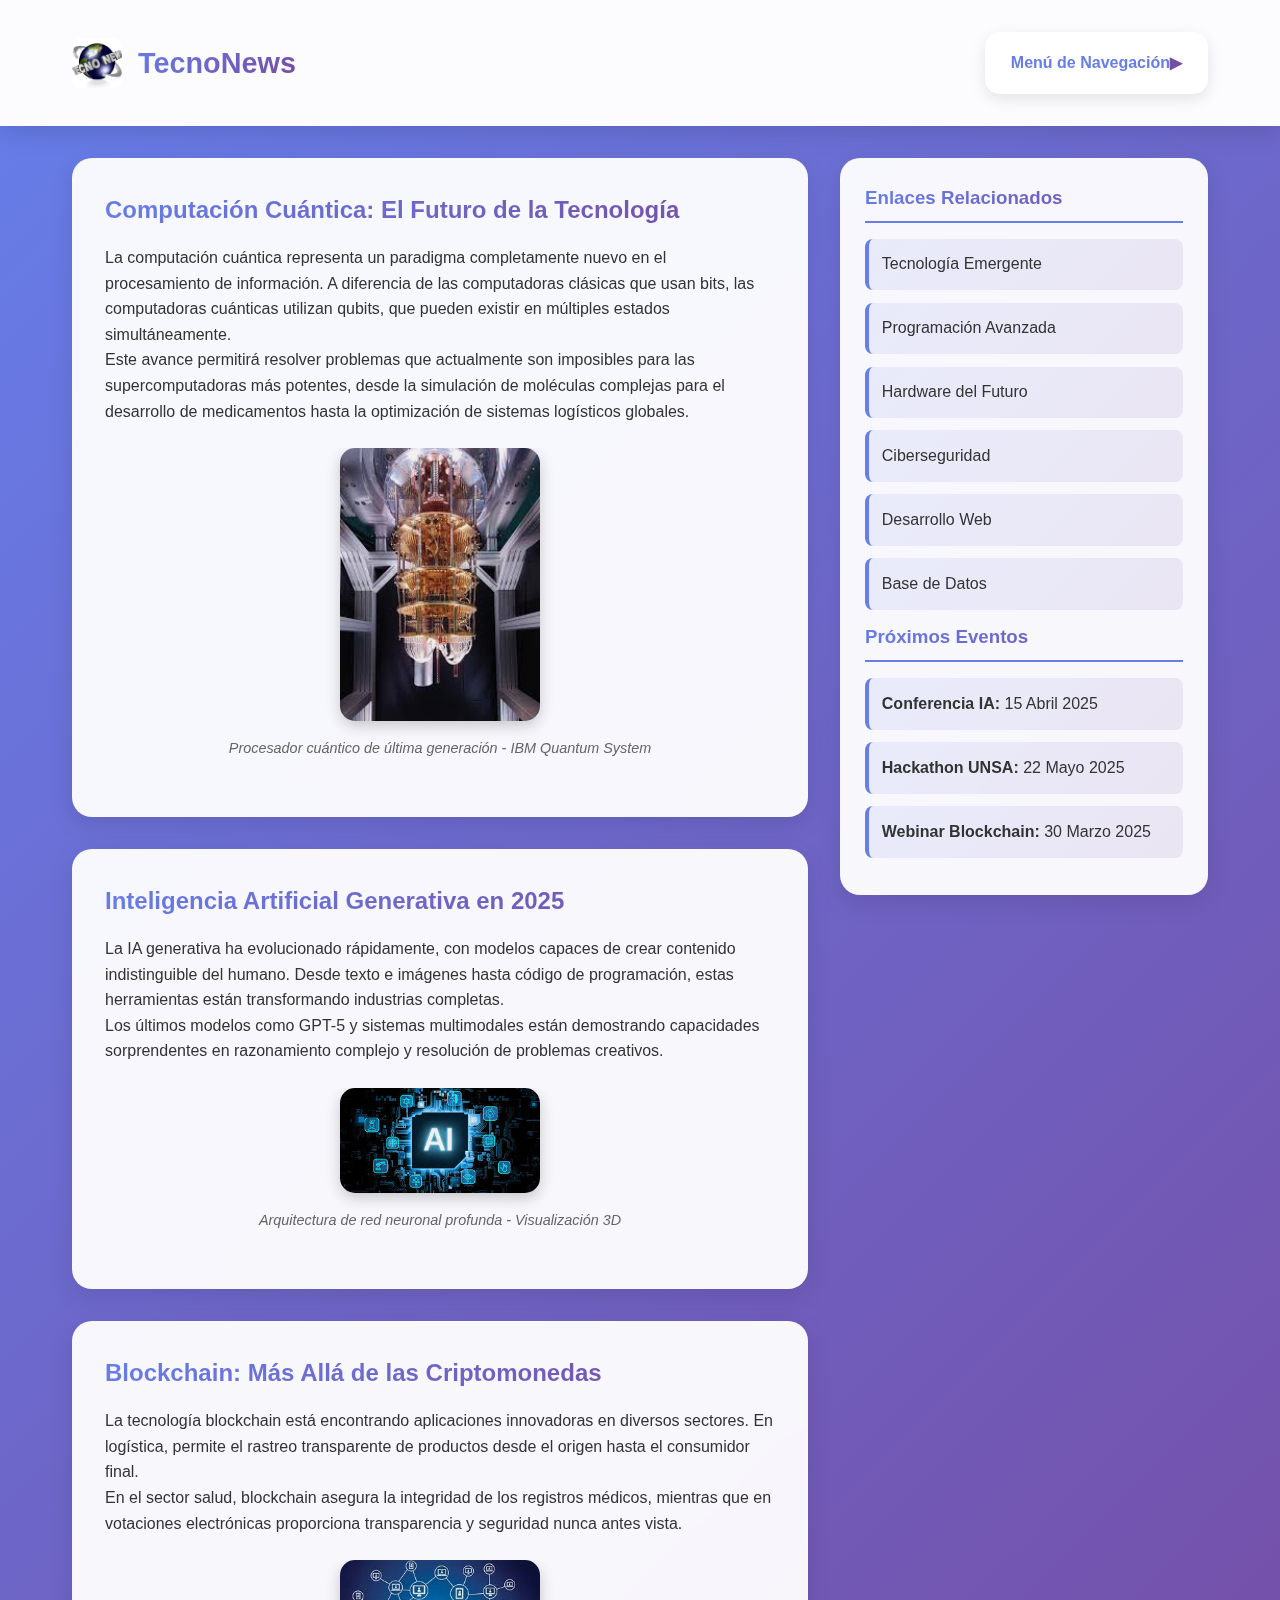
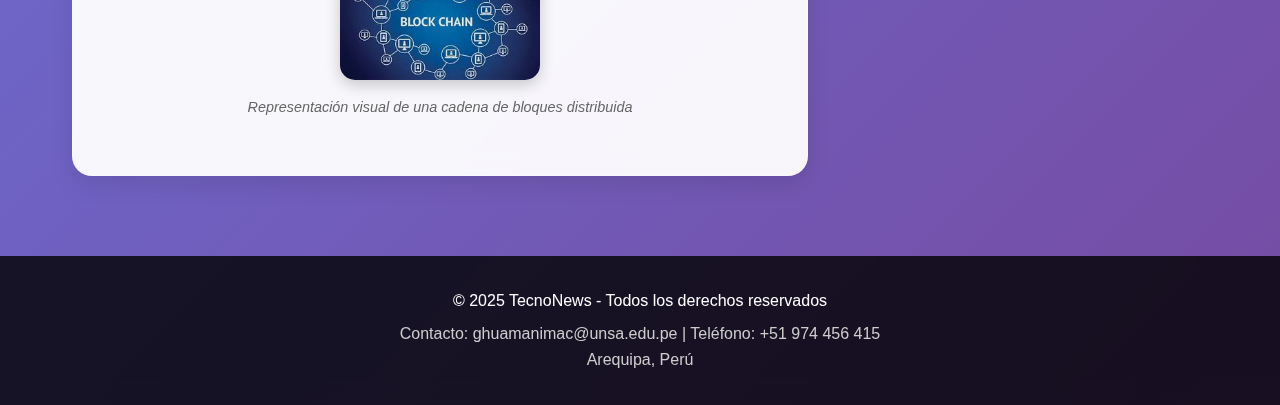
<file: index.html>
<!DOCTYPE html>
<html lang="es">
<head>
    <meta charset="UTF-8">
    <meta name="viewport" content="width=device-width, initial-scale=1.0">
    <title>TecnoNews - Inicio</title>
    <link rel="stylesheet" href="styles/style.css">
</head>
<body>
    <header>
        <div class="header-content">
            <div class="logo">
                <img src="images/logo.png" alt="Logo TecnoNews" width="100">
                <h1>TecnoNews</h1>
            </div>
            <nav>
                <details>
                    <summary>Menú de Navegación</summary>
                    <ul>
                        <li><a href="index.html">Inicio</a></li>
                        <li><a href="noticias.html">Noticias</a></li>
                        <li><a href="#contacto">Contacto</a></li>
                    </ul>
                </details>
            </nav>
        </div>
    </header>

    <div class="container">
        <main>
            <article>
                <h2>Computación Cuántica: El Futuro de la Tecnología</h2>
                <p>La computación cuántica representa un paradigma completamente nuevo en el procesamiento de información. A diferencia de las computadoras clásicas que usan bits, las computadoras cuánticas utilizan qubits, que pueden existir en múltiples estados simultáneamente.</p>
                <p>Este avance permitirá resolver problemas que actualmente son imposibles para las supercomputadoras más potentes, desde la simulación de moléculas complejas para el desarrollo de medicamentos hasta la optimización de sistemas logísticos globales.</p>
                <figure>
                    <img src="images/quantum.jpg" alt="Computadora cuántica moderna" width="200">
                    <figcaption>Procesador cuántico de última generación - IBM Quantum System</figcaption>
                </figure>
            </article>

            <article>
                <h2>Inteligencia Artificial Generativa en 2025</h2>
                <p>La IA generativa ha evolucionado rápidamente, con modelos capaces de crear contenido indistinguible del humano. Desde texto e imágenes hasta código de programación, estas herramientas están transformando industrias completas.</p>
                <p>Los últimos modelos como GPT-5 y sistemas multimodales están demostrando capacidades sorprendentes en razonamiento complejo y resolución de problemas creativos.</p>
                <figure>
                    <img src="images/ia.jpg" alt="Red neuronal artificial" width="200">
                    <figcaption>Arquitectura de red neuronal profunda - Visualización 3D</figcaption>
                </figure>
            </article>

            <article>
                <h2>Blockchain: Más Allá de las Criptomonedas</h2>
                <p>La tecnología blockchain está encontrando aplicaciones innovadoras en diversos sectores. En logística, permite el rastreo transparente de productos desde el origen hasta el consumidor final.</p>
                <p>En el sector salud, blockchain asegura la integridad de los registros médicos, mientras que en votaciones electrónicas proporciona transparencia y seguridad nunca antes vista.</p>
                <figure>
                    <img src="images/blockchain.jpg" alt="Cadena de bloques" width="200">
                    <figcaption>Representación visual de una cadena de bloques distribuida</figcaption>
                </figure>
            </article>
        </main>

        <aside>
            <h3>Enlaces Relacionados</h3>
            <ul>
                <li><a href="#">Tecnología Emergente</a></li>
                <li><a href="#">Programación Avanzada</a></li>
                <li><a href="#">Hardware del Futuro</a></li>
                <li><a href="#">Ciberseguridad</a></li>
                <li><a href="#">Desarrollo Web</a></li>
                <li><a href="#">Base de Datos</a></li>
            </ul>

            <h3>Próximos Eventos</h3>
            <ul>
                <li><strong>Conferencia IA:</strong> 15 Abril 2025</li>
                <li><strong>Hackathon UNSA:</strong> 22 Mayo 2025</li>
                <li><strong>Webinar Blockchain:</strong> 30 Marzo 2025</li>
            </ul>
        </aside>
    </div>

    <footer id="contacto">
        <p>&copy; 2025 TecnoNews - Todos los derechos reservados</p>
        <address>
            Contacto: ghuamanimac@unsa.edu.pe | Teléfono: +51 974 456 415<br>
            Arequipa, Perú
        </address>
    </footer>
</body>
</html>
</file>
<file: styles/style.css>
/* Reset y estilos generales */
* {
    margin: 0;
    padding: 0;
    box-sizing: border-box;
}

body {
    font-family: 'Segoe UI', Tahoma, Geneva, Verdana, sans-serif;
    line-height: 1.6;
    color: #333;
    background: linear-gradient(135deg, #667eea 0%, #764ba2 100%);
    min-height: 100vh;
}

/* Header */
header {
    background: rgba(255, 255, 255, 0.95);
    backdrop-filter: blur(10px);
    color: #333;
    padding: 1rem 0;
    box-shadow: 0 2px 20px rgba(0,0,0,0.1);
    position: sticky;
    top: 0;
    z-index: 1000;
    transition: all 0.3s ease;
}

header:hover {
    background: rgba(255, 255, 255, 0.98);
    box-shadow: 0 4px 25px rgba(0,0,0,0.15);
}

.header-content {
    max-width: 1200px;
    margin: 0 auto;
    display: flex;
    justify-content: space-between;
    align-items: center;
    padding: 0 2rem;
}

.logo {
    display: flex;
    align-items: center;
    gap: 1rem;
    transition: transform 0.3s ease;
}

.logo:hover {
    transform: scale(1.05);
}

.logo img {
    width: 50px;
    height: 50px;
    border-radius: 8px;
    transition: all 0.3s ease;
}

.logo:hover img {
    transform: rotate(5deg);
}

.logo h1 {
    font-size: 1.8rem;
    font-weight: 700;
    background: linear-gradient(135deg, #667eea, #764ba2);
    -webkit-background-clip: text;
    -webkit-text-fill-color: transparent;
}

/* Navegación */
nav ul {
    list-style: none;
    display: flex;
    gap: 2rem;
}

nav a {
    color: #333;
    text-decoration: none;
    font-weight: 500;
    transition: all 0.3s ease;
    padding: 0.5rem 1rem;
    border-radius: 25px;
    position: relative;
    overflow: hidden;
}

nav a::before {
    content: '';
    position: absolute;
    top: 0;
    left: -100%;
    width: 100%;
    height: 100%;
    background: linear-gradient(135deg, #667eea, #764ba2);
    transition: left 0.3s ease;
    z-index: -1;
}

nav a:hover::before {
    left: 0;
}

nav a:hover {
    color: white;
    transform: translateY(-2px);
}

/* Menú interactivo */
details {
    background: rgba(255, 255, 255, 0.9);
    border-radius: 15px;
    margin: 1rem 0;
    box-shadow: 0 5px 15px rgba(0,0,0,0.1);
    transition: all 0.3s ease;
    border: 2px solid transparent;
}

details:hover {
    transform: translateY(-3px);
    box-shadow: 0 8px 25px rgba(0,0,0,0.15);
    border-color: #667eea;
}

summary {
    padding: 1rem 1.5rem;
    cursor: pointer;
    font-weight: 600;
    color: #667eea;
    list-style: none;
    transition: all 0.3s ease;
}

summary:hover {
    background: rgba(102, 126, 234, 0.1);
    border-radius: 15px;
}

summary::-webkit-details-marker {
    display: none;
}

summary:after {
    content: '▶';
    float: right;
    transition: transform 0.3s ease;
    color: #764ba2;
}

details[open] summary:after {
    transform: rotate(90deg);
}

details ul {
    padding: 0 1.5rem 1.5rem 1.5rem;
    animation: slideDown 0.3s ease;
}

@keyframes slideDown {
    from {
        opacity: 0;
        transform: translateY(-10px);
    }
    to {
        opacity: 1;
        transform: translateY(0);
    }
}

details li {
    margin: 0.5rem 0;
    transition: transform 0.2s ease;
}

details li:hover {
    transform: translateX(5px);
}

/* Layout principal */
.container {
    max-width: 1200px;
    margin: 2rem auto;
    padding: 0 2rem;
    display: grid;
    grid-template-columns: 2fr 1fr;
    gap: 2rem;
}

/* Artículos */
article {
    background: rgba(255, 255, 255, 0.95);
    border-radius: 20px;
    padding: 2rem;
    margin-bottom: 2rem;
    box-shadow: 0 8px 25px rgba(0,0,0,0.1);
    transition: all 0.3s ease;
    border: 1px solid rgba(255, 255, 255, 0.2);
    backdrop-filter: blur(10px);
}

article:hover {
    transform: translateY(-10px);
    box-shadow: 0 15px 40px rgba(0,0,0,0.2);
}

article h2 {
    background: linear-gradient(135deg, #667eea, #764ba2);
    -webkit-background-clip: text;
    -webkit-text-fill-color: transparent;
    margin-bottom: 1rem;
    font-size: 1.5rem;
    transition: all 0.3s ease;
}

article:hover h2 {
    transform: translateX(10px);
}

article h3 {
    color: #333;
    margin-bottom: 0.5rem;
}

/* Figuras */
figure {
    margin: 1.5rem 0;
    text-align: center;
    position: relative;
    overflow: hidden;
    border-radius: 15px;
}

figure img {
    max-width: 100%;
    height: auto;
    border-radius: 15px;
    box-shadow: 0 5px 15px rgba(0,0,0,0.2);
    transition: all 0.3s ease;
    filter: brightness(0.95);
}

figure:hover img {
    transform: scale(1.03);
    filter: brightness(1);
    box-shadow: 0 10px 25px rgba(0,0,0,0.3);
}

figcaption {
    font-style: italic;
    color: #666;
    margin-top: 0.5rem;
    font-size: 0.9rem;
    transition: all 0.3s ease;
}

figure:hover figcaption {
    color: #667eea;
    transform: translateY(-2px);
}

/* Aside */
aside {
    background: rgba(255, 255, 255, 0.95);
    border-radius: 20px;
    padding: 1.5rem;
    box-shadow: 0 8px 25px rgba(0,0,0,0.1);
    height: fit-content;
    backdrop-filter: blur(10px);
    border: 1px solid rgba(255, 255, 255, 0.2);
    transition: all 0.3s ease;
}

aside:hover {
    transform: translateY(-5px);
    box-shadow: 0 12px 30px rgba(0,0,0,0.15);
}

aside h3 {
    background: linear-gradient(135deg, #667eea, #764ba2);
    -webkit-background-clip: text;
    -webkit-text-fill-color: transparent;
    margin-bottom: 1rem;
    border-bottom: 2px solid #667eea;
    padding-bottom: 0.5rem;
    transition: all 0.3s ease;
}

aside:hover h3 {
    transform: translateX(5px);
}

aside ul {
    list-style: none;
}

aside li {
    margin: 0.8rem 0;
    padding: 0.8rem;
    border-left: 4px solid #667eea;
    background: linear-gradient(135deg, rgba(102, 126, 234, 0.1), rgba(118, 75, 162, 0.1));
    border-radius: 8px;
    transition: all 0.3s ease;
}

aside li:hover {
    transform: translateX(5px);
    background: linear-gradient(135deg, rgba(102, 126, 234, 0.2), rgba(118, 75, 162, 0.2));
    border-left-color: #764ba2;
}

aside a {
    color: #333;
    text-decoration: none;
    transition: color 0.3s ease;
    display: block;
}

aside a:hover {
    color: #667eea;
}

/* Secciones de noticias */
section {
    margin-bottom: 3rem;
}

section h2 {
    color: white;
    border-bottom: 3px solid rgba(255, 255, 255, 0.3);
    padding-bottom: 0.5rem;
    margin-bottom: 1.5rem;
    font-size: 1.8rem;
    text-shadow: 2px 2px 4px rgba(0,0,0,0.3);
}

/* Time */
time {
    color: #666;
    font-size: 0.9rem;
    font-weight: 500;
    background: rgba(102, 126, 234, 0.1);
    padding: 0.3rem 0.8rem;
    border-radius: 15px;
    transition: all 0.3s ease;
}

time:hover {
    background: rgba(102, 126, 234, 0.2);
    transform: scale(1.05);
}

/* Footer */
footer {
    background: rgba(0, 0, 0, 0.8);
    color: white;
    text-align: center;
    padding: 2rem 0;
    margin-top: 3rem;
    backdrop-filter: blur(10px);
}

footer address {
    font-style: normal;
    margin-top: 0.5rem;
    color: #ccc;
    transition: color 0.3s ease;
}

footer:hover address {
    color: #fff;
}

/* Efectos de scroll suave */
html {
    scroll-behavior: smooth;
}

/* Animaciones para elementos al hacer scroll */
article, aside, figure {
    animation: fadeInUp 0.6s ease;
}

@keyframes fadeInUp {
    from {
        opacity: 0;
        transform: translateY(30px);
    }
    to {
        opacity: 1;
        transform: translateY(0);
    }
}

/* Botones interactivos */
button, .btn {
    background: linear-gradient(135deg, #667eea, #764ba2);
    color: white;
    border: none;
    padding: 0.8rem 1.5rem;
    border-radius: 25px;
    cursor: pointer;
    transition: all 0.3s ease;
    font-weight: 600;
    text-decoration: none;
    display: inline-block;
}

button:hover, .btn:hover {
    transform: translateY(-3px);
    box-shadow: 0 8px 20px rgba(102, 126, 234, 0.4);
}

/* Responsive */
@media (max-width: 768px) {
    .container {
        grid-template-columns: 1fr;
    }
    
    .header-content {
        flex-direction: column;
        gap: 1rem;
    }
    
    nav ul {
        flex-direction: column;
        gap: 1rem;
        text-align: center;
    }
    
    article {
        padding: 1.5rem;
    }
}
</file>
